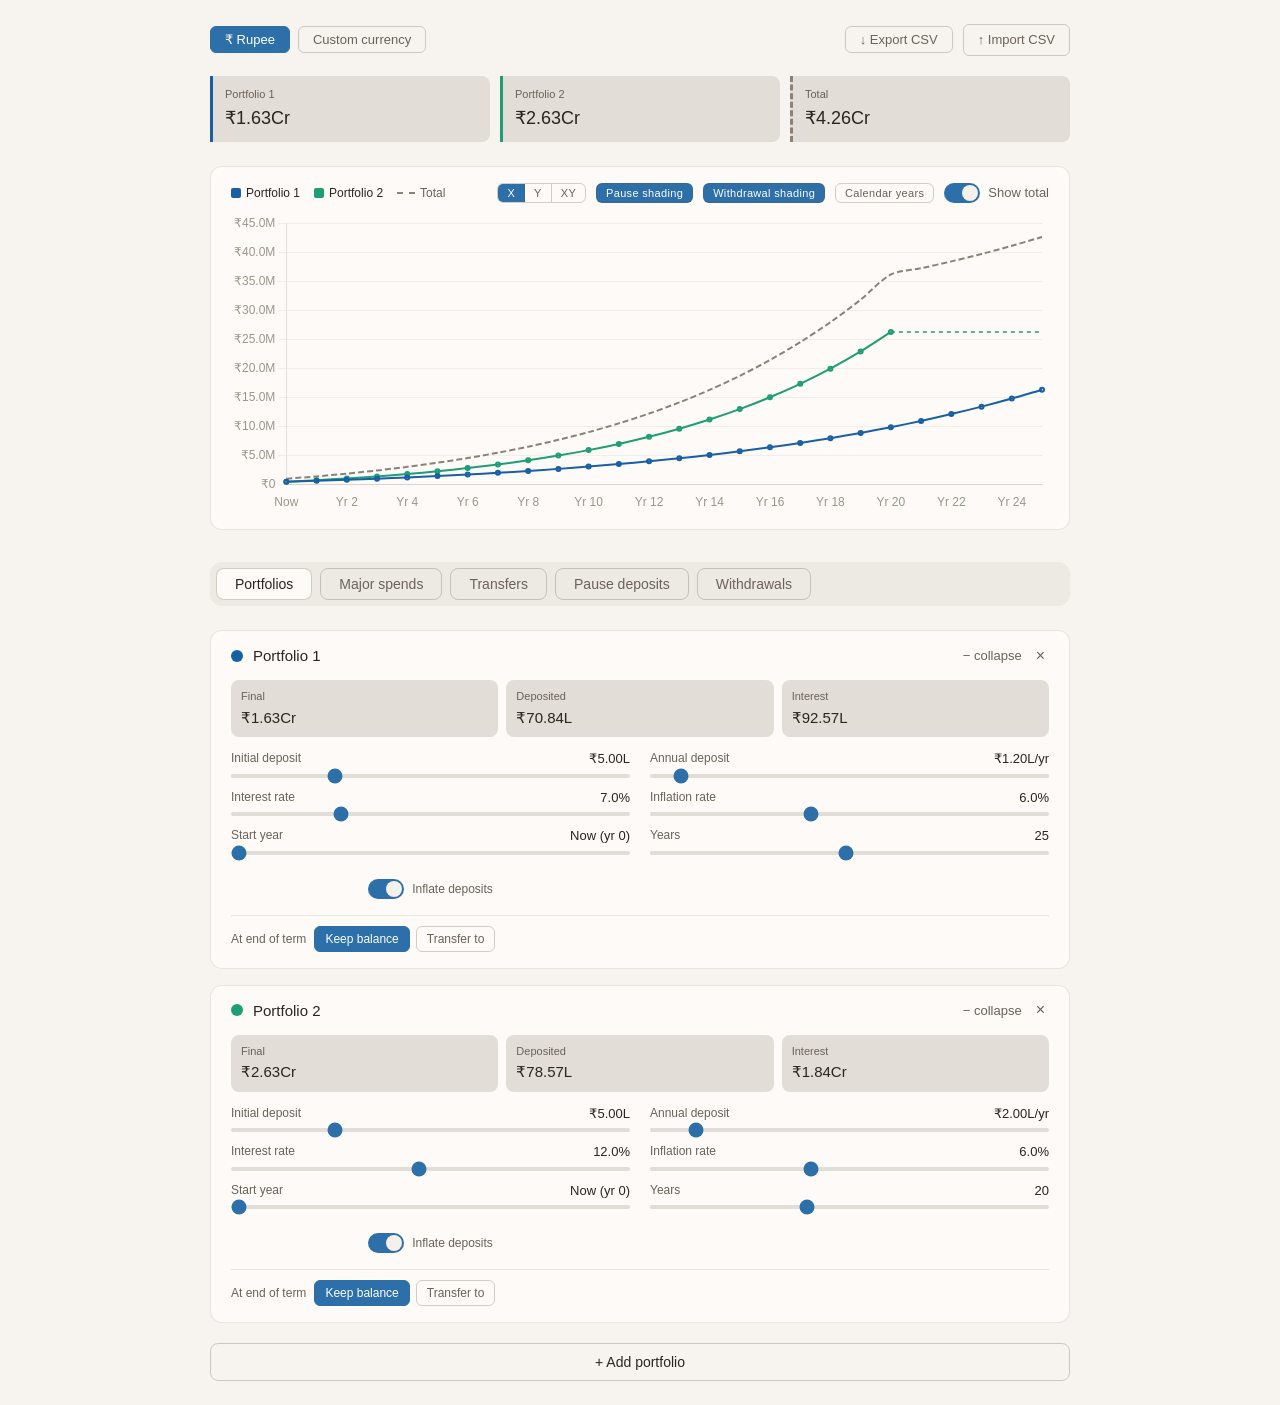
<file: site/index.html>
<!DOCTYPE html>
<html lang="en">
<head>
  <meta charset="UTF-8" />
  <meta name="viewport" content="width=device-width, initial-scale=1.0" />
  <title>Multi-Portfolio Compound Interest Calculator</title>

  <!--
    ═══════════════════════════════════════════════════════════════
    STYLESHEET
    All visual styling, colour palette, and responsive rules.
    ═══════════════════════════════════════════════════════════════
  -->
  <link rel="stylesheet" href="styles.css" />
</head>
<body>

<!-- ═══════════════════════════════════════════════════════════════
     APP SHELL
     Single max-width container centred on the page.
     ═══════════════════════════════════════════════════════════════ -->
<div class="app-container">

  <!-- ───────────────────────────────────────────────────────────
       TOP BAR
       Currency controls (left) + CSV export / import (right).
       The custom-currency fields (#conv-wrap) are hidden until
       the user clicks "Custom currency".
       ─────────────────────────────────────────────────────────── -->
  <div class="top-bar">

    <!-- Currency selection -->
    <div class="currency-controls">
      <button class="cur-btn active" id="cur-inr"   onclick="setCurrency('INR')">₹ Rupee</button>
      <button class="cur-btn"        id="cur-other" onclick="setCurrency('OTHER')">Custom currency</button>
    </div>

    <!-- Custom currency conversion inputs (hidden by default) -->
    <div id="conv-wrap" class="conversion-wrap" style="display:none;">
      <span class="muted-label">₹1 =</span>
      <!-- Conversion ratio: divide 1 by the exchange rate, e.g. 1÷91≈0.011 for USD -->
      <input type="number" id="conv-rate" value="0.011" step="0.001" min="0.0001" oninput="renderAll()" />
      <!-- Currency symbol displayed before all formatted values -->
      <input type="text"   id="conv-sym"  value="$" oninput="renderAll()" placeholder="symbol" />
      <span class="hint-label">(e.g. 1÷91 ≈ 0.011 for USD)</span>
    </div>

    <!-- CSV export — downloads all state as a structured CSV file -->
    <button class="export-btn" onclick="exportCSV()" title="Download all data as CSV">
      ↓ Export CSV
    </button>

    <!-- CSV import — label wraps a hidden file input for styling -->
    <label class="import-btn" title="Restore from a previously exported CSV">
      ↑ Import CSV
      <input type="file" id="csv-file-input" accept=".csv" style="display:none;" onchange="importCSV(this)" />
    </label>

    <!-- Status message shown briefly after import (success or error) -->
    <div id="import-status" class="import-status" style="display:none;"></div>
  </div>

  <!-- ───────────────────────────────────────────────────────────
       SUMMARY ROW
       One stat card per portfolio showing the final balance.
       Populated dynamically by updateSummary() in app.js.
       ─────────────────────────────────────────────────────────── -->
  <div id="summary-grid" class="summary-grid"></div>

  <!-- ───────────────────────────────────────────────────────────
       CHART CARD
       Line chart (Chart.js canvas) with controls:
         • Legend — colour-coded portfolio names + event markers
         • Zoom axis buttons — X / Y / XY scroll-wheel zoom mode
         • Pause / Withdrawal shading toggles
         • Reset zoom — appears only when chart is zoomed
         • Show total — dashed grey sum line toggle
       ─────────────────────────────────────────────────────────── -->
  <div class="chart-card">
    <div class="chart-header">

      <!-- Legend: populated by updateChart() in app.js -->
      <div id="legend" class="legend"></div>

      <div style="display:flex;align-items:center;gap:10px;flex-wrap:wrap;">

        <!-- Zoom axis selector: controls which axis scroll/pinch zooms -->
        <div class="zoom-mode-group" title="Scroll wheel / pinch zoom axis">
          <button class="zoom-mode-btn active" id="zm-x"  onclick="setZoomMode('x')">X</button>
          <button class="zoom-mode-btn"        id="zm-y"  onclick="setZoomMode('y')">Y</button>
          <button class="zoom-mode-btn"        id="zm-xy" onclick="setZoomMode('xy')">XY</button>
        </div>

        <!-- Pause shading toggle: shows/hides coloured boxes for deposit-pause periods -->
        <button class="zoom-mode-btn active" id="pause-highlight-btn"
                onclick="togglePauseHighlight()"
                title="Show/hide pause period shading on chart"
                style="border-radius:var(--radius-sm);border:0.5px solid var(--color-border-strong);">
          Pause shading
        </button>

        <!-- Withdrawal shading toggle: shows/hides coloured boxes for withdrawal periods -->
        <button class="zoom-mode-btn active" id="wd-highlight-btn"
                onclick="toggleWithdrawalHighlight()"
                title="Show/hide withdrawal period shading on chart"
                style="border-radius:var(--radius-sm);border:0.5px solid var(--color-border-strong);">
          Withdrawal shading
        </button>

        <!-- Base year toggle: switches X axis between "Yr N" and actual calendar years.
             The year input is hidden until the toggle is switched on. -->
        <button class="zoom-mode-btn" id="base-year-tog-btn"
                onclick="toggleBaseYear()"
                title="Show calendar years on X axis"
                style="border-radius:var(--radius-sm);border:0.5px solid var(--color-border-strong);">
          Calendar years
        </button>
        <div id="base-year-input-wrap" style="display:none;align-items:center;gap:5px;">
          <span class="muted-label" style="font-size:12px;white-space:nowrap;">Base year</span>
          <input type="number" id="base-year-input"
                 class="sinput" style="width:72px;padding:3px 6px;font-size:12px;"
                 min="1900" max="2200" oninput="setBaseYear()" />
        </div>

        <!-- Reset zoom: hidden until the user zooms or pans -->
        <button id="reset-zoom-btn" class="reset-zoom-btn"
                onclick="resetChartZoom()" style="display:none;"
                title="Reset zoom to full view">
          ↺ Reset zoom
        </button>

        <!-- Show total line toggle -->
        <div class="total-toggle">
          <label class="tog">
            <input type="checkbox" id="total-tog" checked onchange="renderAll()" />
            <span class="tog-track"></span><span class="tog-thumb"></span>
          </label>
          <span class="muted-label">Show total</span>
        </div>

      </div>
    </div>

    <!-- Chart canvas — Chart.js renders into this element -->
    <div class="chart-wrapper">
      <canvas id="mainChart"></canvas>
    </div>
  </div>

  <!-- ───────────────────────────────────────────────────────────
       TAB BAR
       Switches between the five content panels below.
       switchTab() in app.js shows/hides the matching panel.
       ─────────────────────────────────────────────────────────── -->
  <div class="tab-bar">
    <button class="tab-btn active" id="tab-portfolios"  onclick="switchTab('portfolios')">Portfolios</button>
    <button class="tab-btn"        id="tab-spends"      onclick="switchTab('spends')">Major spends</button>
    <button class="tab-btn"        id="tab-transfers"   onclick="switchTab('transfers')">Transfers</button>
    <button class="tab-btn"        id="tab-pauses"      onclick="switchTab('pauses')">Pause deposits</button>
    <button class="tab-btn"        id="tab-withdrawals" onclick="switchTab('withdrawals')">Withdrawals</button>
  </div>

  <!-- ═══════════════════════════════════════════════════════════
       PANEL: PORTFOLIOS
       Portfolio cards are injected here by addPortfolio() /
       renderPortfolioCard() in app.js. Each card gets an id of
       "pf-{id}" so renderPortfolioCard() can find and update it.
       ═══════════════════════════════════════════════════════════ -->
  <div id="panel-portfolios">
    <div id="pf-container"></div>
    <button class="add-btn" onclick="addPortfolio()">+ Add portfolio</button>
  </div>

  <!-- ═══════════════════════════════════════════════════════════
       PANEL: MAJOR SPENDS
       Saved spend events are listed in #spends-list (rendered by
       renderSpendEvents()). The add-form below builds per-portfolio
       amount inputs dynamically into #sp-pf-amounts.
       ═══════════════════════════════════════════════════════════ -->
  <div id="panel-spends" style="display:none;">

    <!-- Existing spend events list (rendered dynamically) -->
    <div id="spends-list"></div>

    <!-- Add spend form -->
    <div class="pf-card">
      <p class="section-title">Add spend event</p>
      <div class="spend-form-grid">
        <div>
          <!-- Global year on the shared timeline -->
          <p class="field-label">Year</p>
          <input type="number" id="sp-yr"  class="sinput" placeholder="e.g. 5" min="1" max="50" />
        </div>
        <div>
          <p class="field-label">Label</p>
          <input type="text"   id="sp-lbl" class="sinput" placeholder="e.g. Buy car" />
        </div>
      </div>
      <!-- Per-portfolio amount inputs injected by renderSpendAmounts() -->
      <p class="field-label">Amount per portfolio <span class="hint-label">(leave blank to skip)</span></p>
      <div id="sp-pf-amounts"></div>
      <button class="add-btn" onclick="addSpend()">+ Add spend event</button>
    </div>
  </div>

  <!-- ═══════════════════════════════════════════════════════════
       PANEL: TRANSFERS
       Move an amount from one portfolio to another at a given
       global year. Both dropdown selects are populated by
       refreshTransferSelects() whenever portfolios change.
       ═══════════════════════════════════════════════════════════ -->
  <div id="panel-transfers" style="display:none;">

    <!-- Existing transfers list (rendered dynamically) -->
    <div id="transfers-list"></div>

    <!-- Add transfer form -->
    <div class="pf-card">
      <p class="section-title">Add transfer</p>
      <div class="transfer-form-grid">
        <div>
          <!-- Global year the money moves between portfolios -->
          <p class="field-label">Year</p>
          <input type="number" id="tr-yr"  class="sinput" placeholder="e.g. 10" min="1" max="50" />
        </div>
        <div>
          <!-- Amount to move (stored in base rupee value) -->
          <p class="field-label">Amount</p>
          <input type="number" id="tr-amt" class="sinput" placeholder="e.g. 500000" min="1" />
        </div>
        <div>
          <!-- Source portfolio — populated by refreshTransferSelects() -->
          <p class="field-label">From portfolio</p>
          <select id="tr-from" class="sinput"></select>
        </div>
        <div>
          <!-- Destination portfolio — populated by refreshTransferSelects() -->
          <p class="field-label">To portfolio</p>
          <select id="tr-to" class="sinput"></select>
        </div>
        <div style="grid-column: 1 / -1;">
          <p class="field-label">Label <span class="hint-label">(optional)</span></p>
          <input type="text" id="tr-lbl" class="sinput"
                 placeholder="e.g. Rebalance to equity" style="width:100%;" />
        </div>
      </div>
      <button class="add-btn" onclick="addTransfer()" style="margin-top:10px;">+ Add transfer</button>
    </div>
  </div>

  <!-- ═══════════════════════════════════════════════════════════
       PANEL: PAUSE DEPOSITS
       Pause the annual deposit for a portfolio during a range of
       global years. Compounding still runs; only the deposit is
       skipped. Supports: "3-6, 8, 10-12" and open-ended "27-I"
       (I = infinity — pauses from year 27 to end of timeline).
       ═══════════════════════════════════════════════════════════ -->
  <div id="panel-pauses" style="display:none;">

    <!-- Existing pause periods list (rendered dynamically) -->
    <div id="pauses-list"></div>

    <!-- Add pause form -->
    <div class="pf-card">
      <p class="section-title">Pause deposits for a portfolio</p>
      <p class="hint-label" style="margin-bottom:12px;">
        Enter <strong>global</strong> years (same timeline as the chart).
        Compounding continues during a pause — only the annual deposit is skipped.
        Use <strong>N-I</strong> (e.g. <strong>27-I</strong>) to pause from year N to infinity.
      </p>
      <div class="transfer-form-grid">
        <div>
          <!-- Portfolio whose deposits are paused — populated by refreshPauseSelect() -->
          <p class="field-label">Portfolio</p>
          <select id="pa-pf" class="sinput" style="width:100%;"></select>
        </div>
        <div>
          <!-- Year range input: supports "3-6, 8, 10-12" and open-ended "27-I" syntax -->
          <!-- previewPauseYears() parses on input and shows a live preview -->
          <p class="field-label">Years to pause</p>
          <input type="text" id="pa-years" class="sinput"
                 placeholder="e.g. 3-6, 8, 27-I" style="width:100%;"
                 oninput="previewPauseYears()" />
        </div>
        <div style="grid-column: 1 / -1;">
          <p class="field-label">Label <span class="hint-label">(optional)</span></p>
          <input type="text" id="pa-lbl" class="sinput"
                 placeholder="e.g. Career break" style="width:100%;" />
        </div>
      </div>
      <!-- Live parse preview: shows which years will be paused, or an error message -->
      <p id="pa-parse-preview" class="hint-label" style="margin-top:6px;min-height:16px;"></p>
      <button class="add-btn" onclick="addPause()" style="margin-top:8px;">+ Add pause</button>
    </div>
  </div>

  <!-- ═══════════════════════════════════════════════════════════
       PANEL: WITHDRAWALS
       A recurring annual withdrawal from a portfolio over a
       global year range. The amount can be inflation-adjusted
       each year to preserve real purchasing power.
       ═══════════════════════════════════════════════════════════ -->
  <div id="panel-withdrawals" style="display:none;">

    <!-- Existing withdrawal plans list (rendered dynamically) -->
    <div id="withdrawals-list"></div>

    <!-- Add withdrawal form -->
    <div class="pf-card">
      <p class="section-title">Add continuous withdrawal</p>
      <p class="hint-label" style="margin-bottom:12px;">
        A fixed annual amount withdrawn from a portfolio each year over a range.
        Optionally inflated each year to preserve purchasing power.
      </p>
      <div class="transfer-form-grid">
        <div>
          <!-- Portfolio to withdraw from — populated by refreshWithdrawalSelect() -->
          <p class="field-label">Portfolio</p>
          <select id="wd-pf" class="sinput" style="width:100%;"></select>
        </div>
        <div>
          <p class="field-label">Label <span class="hint-label">(optional)</span></p>
          <input type="text" id="wd-lbl" class="sinput"
                 placeholder="e.g. Living expenses" style="width:100%;" />
        </div>
        <div>
          <!-- Global year withdrawals begin -->
          <p class="field-label">Start year (global)</p>
          <input type="number" id="wd-start" class="sinput"
                 placeholder="e.g. 10" min="0" max="99" style="width:100%;" />
        </div>
        <div>
          <!-- Global year withdrawals end (inclusive) -->
          <p class="field-label">End year (global)</p>
          <input type="number" id="wd-end" class="sinput"
                 placeholder="e.g. 30" min="0" max="99" style="width:100%;" />
        </div>
        <div>
          <!-- Base annual withdrawal in rupees (or current display currency) -->
          <p class="field-label">Annual withdrawal amount</p>
          <input type="number" id="wd-amount" class="sinput"
                 placeholder="e.g. 600000" min="1" style="width:100%;" />
        </div>
        <div>
          <!-- Inflation rate applied to the withdrawal when the toggle is on -->
          <p class="field-label">Inflation rate (%) <span class="hint-label">(if adjusting)</span></p>
          <input type="number" id="wd-infrate" class="sinput"
                 placeholder="e.g. 6" min="0" max="30" step="0.5" style="width:100%;" />
        </div>
        <div style="grid-column: 1 / -1; display:flex; align-items:center; gap:10px; padding-top:4px;">
          <!-- Toggle: when on, withdrawal grows by the inflation rate each year -->
          <label class="tog">
            <input type="checkbox" id="wd-inflate" checked />
            <span class="tog-track"></span><span class="tog-thumb"></span>
          </label>
          <span class="muted-label">Adjust withdrawal amount for inflation each year</span>
        </div>
      </div>
      <button class="add-btn" onclick="addWithdrawal()" style="margin-top:10px;">+ Add withdrawal plan</button>
    </div>
  </div>

</div><!-- end .app-container -->

<!-- ═══════════════════════════════════════════════════════════════
     DEPENDENCIES (load order matters)
     1. Chart.js          — core charting library
     2. annotation plugin — vertical lines & box overlays on chart
     3. Hammer.js         — touch gesture support (required by zoom)
     4. zoom plugin       — scroll/pinch/drag zoom & pan on chart
     5. app.js            — all application logic (must be last)

     Download each file and place it in the same folder as this
     index.html. See README.md for the exact download URLs.
     ═══════════════════════════════════════════════════════════════ -->
<script src="deplib/chart.umd.js"></script>
<script src="deplib/chartjs-plugin-annotation.min.js"></script>
<script src="deplib/hammer.min.js"></script>
<script src="deplib/chartjs-plugin-zoom.min.js"></script>
<script src="app.js"></script>

</body>
</html>
</file>
<file: site/styles.css>
/*
 * styles.css — Multi-Portfolio Compound Interest Calculator
 * ─────────────────────────────────────────────────────────
 * Table of contents
 *   1. Reset & base
 *   2. CSS custom properties (light mode)
 *   3. Dark mode overrides
 *   4. Body & app shell
 *   5. Top bar (currency + export/import)
 *   6. Summary row
 *   7. Chart card
 *   8.   Chart legend markers
 *   9.   Chart controls (zoom axis, shading toggles, reset zoom)
 *  10. Tab bar
 *  11. Portfolio cards
 *  12.   Inline editable value (click-to-type on sliders)
 *  13. Event cards (spends, transfers, pauses, withdrawals)
 *  14.   Pills (portfolio colour badges inside event cards)
 *  15. Spend form
 *  16. Transfer / Pause / Withdrawal form (shared grid)
 *  17. Buttons (add, icon, collapse, currency, export, import)
 *  18. Import status feedback
 *  19. Form inputs (range slider, text/number sinput)
 *  20. Toggle switch
 *  21. Utility classes
 */


/* ─────────────────────────────────────────────────────────────────
   1. RESET & BASE
   Zero out browser default margins/padding; enforce border-box
   sizing on every element so widths include padding & borders.
   ───────────────────────────────────────────────────────────────── */
*, *::before, *::after { box-sizing: border-box; margin: 0; padding: 0; }


/* ─────────────────────────────────────────────────────────────────
   2. CSS CUSTOM PROPERTIES — LIGHT MODE
   Warm linen palette: no pure whites anywhere.
   Four background tiers create visual depth:
     bg          — page background (lightest, warmest)
     bg-card     — card surfaces, floats above the page
     bg-secondary— recessed surfaces (tab bars, hover states)
     bg-tertiary — deeply recessed (stat cards, inputs, slider track)
   ───────────────────────────────────────────────────────────────── */
:root {
  --color-bg:            #f7f4f0;   /* warm linen — page background       */
  --color-bg-card:       #fdfaf7;   /* barely-there cream — card surface   */
  --color-bg-secondary:  #ede9e3;   /* warm sand — recessed surfaces       */
  --color-bg-tertiary:   #e2ddd6;   /* muted clay — inputs, stat cards     */

  --color-border:        rgba(100, 88, 70, 0.13);  /* soft warm hairline   */
  --color-border-strong: rgba(100, 88, 70, 0.28);  /* visible border       */

  --color-text:           #2a2520;  /* warm near-black                     */
  --color-text-secondary: #6b6259;  /* muted brown-grey                    */
  --color-text-hint:      #9e958a;  /* placeholder / hint text             */

  --color-accent: #2d6fa8;          /* blue — interactive elements         */
  --color-total:  #8a8278;          /* grey — total line & dashes          */

  /* Corner radii — used consistently across all components */
  --radius-sm: 6px;
  --radius-md: 8px;
  --radius-lg: 12px;
}


/* ─────────────────────────────────────────────────────────────────
   3. DARK MODE OVERRIDES
   Follows the same warm-brown palette but inverted:
   dark surfaces use brown-tinted darks, not cold greys.
   ───────────────────────────────────────────────────────────────── */
@media (prefers-color-scheme: dark) {
  :root {
    --color-bg:            #1e1c19;
    --color-bg-card:       #252320;
    --color-bg-secondary:  #2e2b27;
    --color-bg-tertiary:   #38342f;

    --color-border:        rgba(255, 245, 230, 0.09);
    --color-border-strong: rgba(255, 245, 230, 0.22);

    --color-text:           #ede8e1;
    --color-text-secondary: #a89f94;
    --color-text-hint:      #6e6560;

    --color-accent: #5b9fd6;   /* lighter blue for dark backgrounds */
    --color-total:  #9e9890;
  }
}


/* ─────────────────────────────────────────────────────────────────
   4. BODY & APP SHELL
   System font stack, warm background, generous line-height.
   .app-container caps width and centres the layout.
   ───────────────────────────────────────────────────────────────── */
body {
  font-family: -apple-system, BlinkMacSystemFont, "Segoe UI", Roboto, sans-serif;
  background: var(--color-bg);
  color: var(--color-text);
  font-size: 15px;
  line-height: 1.5;
  padding: 1.5rem;
}

.app-container { max-width: 860px; margin: 0 auto; }


/* ─────────────────────────────────────────────────────────────────
   5. TOP BAR — currency controls + CSV export / import
   Flex row that wraps on narrow screens. The custom-currency
   conversion inputs (.conversion-wrap) are hidden by default and
   shown via JS when "Custom currency" is selected.
   ───────────────────────────────────────────────────────────────── */
.top-bar {
  display: flex;
  align-items: center;
  flex-wrap: wrap;
  gap: 10px;
  margin-bottom: 1.25rem;
}
.currency-controls { display: flex; gap: 8px; }

.conversion-wrap {
  display: flex;
  align-items: center;
  gap: 8px;
  flex-wrap: wrap;
}
.conversion-wrap input[type="number"] { width: 90px; }  /* rate input     */
.conversion-wrap input[type="text"]   { width: 48px; }  /* symbol input   */


/* ─────────────────────────────────────────────────────────────────
   6. SUMMARY ROW
   Auto-fit grid of stat cards, one per portfolio + optional Total.
   Each card gets a left-border colour accent matching its portfolio.
   ───────────────────────────────────────────────────────────────── */
.summary-grid {
  display: grid;
  grid-template-columns: repeat(auto-fit, minmax(120px, 1fr));
  gap: 10px;
  margin-bottom: 1.5rem;
}
.summary-card {
  background: var(--color-bg-tertiary);
  border-radius: var(--radius-md);
  padding: 10px 12px;
  border-left: 3px solid transparent;  /* overridden inline per portfolio */
}
/* The Total card uses a dashed border to match the dashed chart line */
.summary-card.total {
  border-left: 3px dashed var(--color-total);
  border-radius: 0 var(--radius-md) var(--radius-md) 0;
}
.summary-label { font-size: 11px; color: var(--color-text-secondary); margin-bottom: 3px; }
.summary-val   { font-size: 18px; font-weight: 500; color: var(--color-text); }


/* ─────────────────────────────────────────────────────────────────
   7. CHART CARD
   The card wrapping the Chart.js canvas and its header controls.
   .chart-wrapper sets the fixed pixel height the canvas fills.
   ───────────────────────────────────────────────────────────────── */
.chart-card {
  background: var(--color-bg-card);
  border: 0.5px solid var(--color-border);
  border-radius: var(--radius-lg);
  padding: 1rem 1.25rem;
  margin-bottom: 2rem;
}
.chart-header {
  display: flex;
  align-items: center;
  justify-content: space-between;
  flex-wrap: wrap;
  gap: 10px;
  margin-bottom: 10px;
}
.legend      { display: flex; gap: 14px; font-size: 12px; flex-wrap: wrap; }
.legend-item { display: flex; align-items: center; gap: 5px; color: var(--color-text); font-size: 12px; }
.total-toggle { display: flex; align-items: center; gap: 8px; }
.chart-wrapper { position: relative; width: 100%; height: 300px; }


/* ─────────────────────────────────────────────────────────────────
   8. CHART LEGEND MARKERS
   Small inline shapes in the legend row that represent each
   event type visually without relying on chart canvas space.
   ───────────────────────────────────────────────────────────────── */

/* Solid colour square — one per portfolio (colour set inline) */
.legend-dot  { width: 10px; height: 10px; border-radius: 2px; display: inline-block; flex-shrink: 0; }

/* Dashed horizontal line — represents the Total line */
.legend-dash { width: 18px; border-top: 2px dashed var(--color-total); display: inline-block; }

/* Thin vertical bar — represents spend event markers on the chart */
.legend-spend-marker {
  width: 2px; height: 12px;
  background: #D85A30;
  display: inline-block; border-radius: 1px; flex-shrink: 0;
}

/* Dashed rectangle — represents pause period shading on the chart */
.legend-pause-marker {
  width: 12px; height: 10px;
  background: rgba(127, 119, 221, 0.18);
  border: 1px dashed rgba(127, 119, 221, 0.55);
  border-radius: 2px; display: inline-block; flex-shrink: 0;
}

/* Dashed rectangle (green tint) — represents withdrawal period shading */
.legend-withdrawal-marker {
  width: 12px; height: 10px;
  background: rgba(29, 158, 117, 0.12);
  border: 1.5px dashed rgba(29, 158, 117, 0.6);
  border-radius: 2px; display: inline-block; flex-shrink: 0;
}


/* ─────────────────────────────────────────────────────────────────
   9. CHART CONTROLS — zoom axis, shading toggles, reset zoom
   All use the shared .zoom-mode-btn style. Active state = accent
   blue fill. .zoom-mode-group wraps the X/Y/XY trio into a
   visually connected segmented control.
   ───────────────────────────────────────────────────────────────── */

/* Reset zoom — hidden until the user zooms or pans */
.reset-zoom-btn {
  padding: 4px 10px;
  font-size: 12px;
  cursor: pointer;
  border-radius: var(--radius-sm);
  border: 0.5px solid var(--color-border-strong);
  background: transparent;
  color: var(--color-text-secondary);
  transition: all 0.15s;
  white-space: nowrap;
}
.reset-zoom-btn:hover {
  background: var(--color-bg-secondary);
  color: var(--color-accent);
  border-color: var(--color-accent);
}

/* Segmented control container for X / Y / XY buttons */
.zoom-mode-group {
  display: flex;
  border: 0.5px solid var(--color-border-strong);
  border-radius: var(--radius-sm);
  overflow: hidden;
}

/* Individual segment or standalone toggle button */
.zoom-mode-btn {
  padding: 3px 9px;
  font-size: 11px;
  font-weight: 500;
  cursor: pointer;
  border: none;
  border-right: 0.5px solid var(--color-border-strong);
  background: transparent;
  color: var(--color-text-secondary);
  transition: all 0.15s;
  letter-spacing: 0.03em;
}
.zoom-mode-btn:last-child { border-right: none; }
.zoom-mode-btn:hover { background: var(--color-bg-secondary); color: var(--color-text); }

/* Active state: filled with accent blue */
.zoom-mode-btn.active {
  background: var(--color-accent);
  color: #fff;
}


/* ─────────────────────────────────────────────────────────────────
   10. TAB BAR
   Five tabs switching between content panels. The active tab gets
   the card background so it appears to "lift" off the tab bar.
   ───────────────────────────────────────────────────────────────── */
.tab-bar {
  display: flex;
  gap: 8px;
  margin-bottom: 1.5rem;
  background: var(--color-bg-secondary);
  padding: 6px;
  border-radius: var(--radius-lg);
  flex-wrap: wrap;
}
.tab-btn {
  padding: 7px 18px;
  font-size: 14px;
  cursor: pointer;
  border-radius: var(--radius-md);
  border: 0.5px solid var(--color-border-strong);
  background: transparent;
  color: var(--color-text-secondary);
  transition: all 0.15s;
}
.tab-btn.active {
  background: var(--color-bg-card);
  color: var(--color-text);
  font-weight: 500;
  border-color: var(--color-border-strong);
}
.tab-btn:hover:not(.active) { color: var(--color-text); }


/* ─────────────────────────────────────────────────────────────────
   11. PORTFOLIO CARDS
   Each portfolio is a .pf-card injected into #pf-container.
   Inside: a header row, three stat cells, and a sliders grid.
   ───────────────────────────────────────────────────────────────── */
.pf-card {
  background: var(--color-bg-card);
  border: 0.5px solid var(--color-border);
  border-radius: var(--radius-lg);
  padding: 1rem 1.25rem;
  margin-bottom: 1rem;
}
/* Header: colour dot + editable name + collapse/remove buttons */
.pf-header { display: flex; align-items: center; gap: 10px; margin-bottom: 1rem; }
.pf-dot    { width: 12px; height: 12px; border-radius: 50%; flex-shrink: 0; }

/* Name is a bare input — looks like plain text until focused */
.pf-name {
  font-size: 15px; font-weight: 500; color: var(--color-text);
  border: none; background: transparent; outline: none;
  flex: 1; min-width: 0;
}
.pf-name:focus { border-bottom: 1px solid var(--color-border-strong); }

/* Three stat cells: Final / Deposited / Interest */
.pf-stats-grid {
  display: grid;
  grid-template-columns: repeat(3, minmax(0, 1fr));
  gap: 8px;
}
.pf-stat-card  { background: var(--color-bg-tertiary); border-radius: var(--radius-md); padding: 8px 10px; }
.pf-stat-label { font-size: 11px; color: var(--color-text-secondary); margin-bottom: 2px; }
.pf-stat-val   { font-size: 15px; font-weight: 500; color: var(--color-text); }

/* Two-column grid for the six parameter sliders */
.pf-sliders { display: grid; grid-template-columns: 1fr 1fr; gap: 10px 20px; margin-top: 12px; }
.pf-row     { display: flex; flex-direction: column; gap: 4px; }
.pf-row-label {
  font-size: 12px; color: var(--color-text-secondary);
  display: flex; justify-content: space-between;
}


/* ─────────────────────────────────────────────────────────────────
   12. INLINE EDITABLE VALUE
   The value label next to each slider is clickable (.pf-row-val).
   Clicking replaces it with an <input> (.pf-row-val-input) that
   commits on Enter/blur and reverts on Escape.
   ───────────────────────────────────────────────────────────────── */
.pf-row-val {
  font-size: 13px; font-weight: 500; color: var(--color-text);
  cursor: pointer;
  border-bottom: 1px dashed transparent;
  transition: border-color 0.15s;
  user-select: none;
}
.pf-row-val:hover {
  border-bottom-color: var(--color-border-strong);
  color: var(--color-accent);
}
.pf-row-val-input {
  font-size: 13px; font-weight: 500; color: var(--color-text);
  background: var(--color-bg-tertiary);
  border: 1px solid var(--color-accent);
  border-radius: var(--radius-sm);
  padding: 1px 5px; width: 90px; text-align: right; outline: none;
}


/* ─────────────────────────────────────────────────────────────────
   13. EVENT CARDS — spends, transfers, pauses, withdrawals
   Shared card style used in all four event lists.
   ───────────────────────────────────────────────────────────────── */
.event-card {
  background: var(--color-bg-card);
  border: 0.5px solid var(--color-border);
  border-radius: var(--radius-md);
  padding: 10px 14px;
  margin-bottom: 10px;
}
.event-header {
  display: flex; align-items: flex-start;
  justify-content: space-between; gap: 10px; margin-bottom: 8px;
}
.event-title { font-size: 14px; font-weight: 500; color: var(--color-text); margin-bottom: 2px; }
.event-year  { font-size: 12px; color: var(--color-text-secondary); }

/* Editable title input inside a spend event card */
.event-title-input {
  font-weight: 500; font-size: 13px; width: 100%;
  background: transparent; border-color: transparent;
  padding: 2px 4px; margin-bottom: 2px;
}
.event-title-input:hover { border-color: var(--color-border); }
.event-title-input:focus { border-color: var(--color-accent); background: var(--color-bg-secondary); }


/* ─────────────────────────────────────────────────────────────────
   14. PILLS — portfolio colour badges inside event cards
   Each pill shows a coloured dot + portfolio name + amount.
   Background is the portfolio's hex colour at ~12% opacity (set
   inline in JS). Transfer cards also use a plain text arrow.
   ───────────────────────────────────────────────────────────────── */
.pills-row  { display: flex; gap: 6px; flex-wrap: wrap; align-items: center; }
.pf-pill    { display: flex; align-items: center; gap: 6px; padding: 4px 10px; border-radius: 20px; font-size: 12px; font-weight: 500; }
.pf-pill-dot { width: 8px; height: 8px; border-radius: 50%; display: inline-block; flex-shrink: 0; }
.transfer-arrow { font-size: 16px; color: var(--color-text-secondary); }


/* ─────────────────────────────────────────────────────────────────
   15. SPEND FORM
   Two-column grid: year (narrow) + label (fills remaining space).
   Per-portfolio amount rows are injected by renderSpendAmounts().
   ───────────────────────────────────────────────────────────────── */
.spend-form-grid {
  display: grid; grid-template-columns: 80px 1fr;
  gap: 10px; margin-bottom: 12px;
}
.spend-form-grid input { width: 100%; }

/* Amount row per portfolio: dot + name + currency symbol + input */
.pf-amount-row { display: flex; align-items: center; gap: 8px; margin-bottom: 6px; }
.pf-amount-row .pf-amount-name { font-size: 13px; color: var(--color-text); min-width: 100px; flex: 1; }
.pf-amount-row input { width: 110px; text-align: right; }


/* ─────────────────────────────────────────────────────────────────
   16. TRANSFER / PAUSE / WITHDRAWAL FORM GRID
   Shared two-column responsive grid used by three panels.
   Full-width fields use grid-column: 1 / -1 inline.
   Dropdowns get a custom chevron via background-image.
   ───────────────────────────────────────────────────────────────── */
.transfer-form-grid {
  display: grid; grid-template-columns: 1fr 1fr;
  gap: 10px 16px; margin-bottom: 4px;
}
.transfer-form-grid input,
.transfer-form-grid select { width: 100%; }

/* Custom dropdown arrow (no system appearance) */
select.sinput {
  appearance: none; -webkit-appearance: none;
  background-image: url("data:image/svg+xml,%3Csvg xmlns='http://www.w3.org/2000/svg' width='10' height='6'%3E%3Cpath d='M0 0l5 6 5-6z' fill='%239e958a'/%3E%3C/svg%3E");
  background-repeat: no-repeat;
  background-position: right 10px center;
  padding-right: 28px;
  cursor: pointer;
}


/* ─────────────────────────────────────────────────────────────────
   17. BUTTONS
   ───────────────────────────────────────────────────────────────── */

/* Full-width "add" button at the bottom of each panel/form */
.add-btn {
  width: 100%; padding: 10px; font-size: 14px; cursor: pointer;
  border-radius: var(--radius-md);
  border: 0.5px solid var(--color-border-strong);
  background: transparent; color: var(--color-text);
  transition: background 0.15s; margin-top: 4px;
}
.add-btn:hover { background: var(--color-bg-secondary); }

/* Small × remove button inside cards */
.icon-btn {
  border: none; background: none; cursor: pointer;
  color: var(--color-text-secondary); padding: 0 4px;
  font-size: 16px; line-height: 1;
}
.icon-btn:hover { color: var(--color-text); }

/* "− collapse / + expand" text button in portfolio card headers */
.collapse-btn {
  border: none; background: none; cursor: pointer;
  font-size: 13px; color: var(--color-text-secondary); padding: 0;
}
.collapse-btn:hover { color: var(--color-text); }

/* Currency toggle buttons (₹ Rupee / Custom currency) */
.cur-btn {
  padding: 5px 14px; font-size: 13px; cursor: pointer;
  border-radius: var(--radius-sm);
  border: 0.5px solid var(--color-border-strong);
  background: transparent; color: var(--color-text-secondary);
  transition: all 0.15s;
}
.cur-btn.active {
  background: var(--color-accent); color: #fff;
  border-color: var(--color-accent); font-weight: 500;
}

/* Export CSV button — pushed to the right via margin-left: auto */
.export-btn {
  margin-left: auto;
  padding: 5px 14px; font-size: 13px; cursor: pointer;
  border-radius: var(--radius-sm);
  border: 0.5px solid var(--color-border-strong);
  background: transparent; color: var(--color-text-secondary);
  transition: all 0.15s; white-space: nowrap;
}
.export-btn:hover { background: var(--color-bg-secondary); color: var(--color-text); }

/* Import CSV — a <label> styled as a button (wraps hidden file input) */
.import-btn {
  padding: 5px 14px; font-size: 13px; cursor: pointer;
  border-radius: var(--radius-sm);
  border: 0.5px solid var(--color-border-strong);
  background: transparent; color: var(--color-text-secondary);
  transition: all 0.15s; white-space: nowrap; user-select: none;
}
.import-btn:hover { background: var(--color-bg-secondary); color: var(--color-text); }


/* ─────────────────────────────────────────────────────────────────
   18. IMPORT STATUS FEEDBACK
   Brief message shown after a CSV import attempt.
   JS adds .success or .error class, then hides after 4 seconds.
   ───────────────────────────────────────────────────────────────── */
.import-status {
  font-size: 12px; padding: 4px 10px;
  border-radius: var(--radius-sm); white-space: nowrap;
}
.import-status.success {
  background: #e6f4ea; color: #1e6e38; border: 0.5px solid #a8d5b5;
}
.import-status.error {
  background: #fce8e8; color: #a32d2d; border: 0.5px solid #f09595;
}
@media (prefers-color-scheme: dark) {
  .import-status.success { background: #1a3325; color: #6fcf97; border-color: #2d5a40; }
  .import-status.error   { background: #3a1a1a; color: #f09595; border-color: #6b2c2c; }
}


/* ─────────────────────────────────────────────────────────────────
   19. FORM INPUTS — range slider + sinput (text/number/select)
   Range sliders use a custom track and thumb to match the warm
   palette. The thumb is accent blue; the track is bg-tertiary.
   .sinput is used for all text/number inputs and selects across
   every tab panel.
   ───────────────────────────────────────────────────────────────── */
input[type="range"] {
  width: 100%;
  accent-color: var(--color-accent);
  background: transparent;
}
/* Custom track — warm recessed trough */
input[type="range"]::-webkit-slider-runnable-track {
  height: 4px; border-radius: 2px; background: var(--color-bg-tertiary);
}
input[type="range"]::-moz-range-track {
  height: 4px; border-radius: 2px; background: var(--color-bg-tertiary);
}
/* Custom thumb — accent blue circle */
input[type="range"]::-webkit-slider-thumb {
  -webkit-appearance: none; width: 16px; height: 16px;
  border-radius: 50%; background: var(--color-accent);
  margin-top: -6px; cursor: pointer;
}
input[type="range"]::-moz-range-thumb {
  width: 16px; height: 16px; border-radius: 50%;
  border: none; background: var(--color-accent); cursor: pointer;
}

/* Standard text/number input used throughout the forms */
.sinput {
  padding: 6px 8px; font-size: 13px;
  border: 0.5px solid var(--color-border);
  border-radius: var(--radius-sm);
  background: var(--color-bg-tertiary);
  color: var(--color-text); outline: none;
}
.sinput:focus {
  border-color: var(--color-accent);
  background: var(--color-bg-secondary);
}


/* ─────────────────────────────────────────────────────────────────
   20. TOGGLE SWITCH
   Custom checkbox styled as a pill toggle. The hidden <input>
   controls state; .tog-track is the pill; .tog-thumb is the knob.
   Used for: inflate deposits, inflate withdrawal, show total,
             pause/withdrawal shading, total line.
   ───────────────────────────────────────────────────────────────── */
.tog { position: relative; width: 36px; height: 20px; flex-shrink: 0; display: inline-block; }
.tog input { opacity: 0; width: 0; height: 0; }  /* hidden — state only */

/* Pill background: grey when unchecked, accent when checked */
.tog-track {
  position: absolute; inset: 0; border-radius: 10px;
  cursor: pointer; transition: background 0.2s;
  background: #888780;  /* unchecked colour */
}
.tog input:checked + .tog-track { background: var(--color-accent); }

/* The circular knob — warm off-white instead of pure white */
.tog-thumb {
  position: absolute; top: 2px;
  width: 16px; height: 16px; border-radius: 50%;
  background: #f5f0ea;
  transition: transform 0.2s; pointer-events: none;
  transform: translateX(2px);   /* unchecked position */
}
.tog input:checked ~ .tog-thumb { transform: translateX(18px); }

/* Row that centres the inflate-deposits toggle in the sliders grid */
.inflate-toggle-row {
  display: flex; align-items: center; justify-content: center;
  gap: 8px; padding-top: 14px;
}

/* ─── Maturity action row ─────────────────────────────────────── */
/* Spans the full two-column slider grid */
.maturity-row {
  grid-column: 1 / -1;
  display: flex;
  align-items: center;
  flex-wrap: wrap;
  gap: 8px;
  padding-top: 10px;
  border-top: 0.5px solid var(--color-border);
  margin-top: 6px;
}
.maturity-options {
  display: flex;
  gap: 6px;
}
/* Pill-style radio button */
.maturity-opt {
  display: flex;
  align-items: center;
  gap: 5px;
  font-size: 12px;
  color: var(--color-text-secondary);
  cursor: pointer;
  padding: 3px 10px;
  border-radius: var(--radius-sm);
  border: 0.5px solid var(--color-border-strong);
  background: transparent;
  transition: all 0.15s;
  user-select: none;
}
.maturity-opt input[type="radio"] { display: none; }
.maturity-opt:hover { background: var(--color-bg-secondary); color: var(--color-text); }
.maturity-opt.active {
  background: var(--color-accent);
  color: #fff;
  border-color: var(--color-accent);
}
.maturity-target-select { flex-shrink: 0; }


/* ─────────────────────────────────────────────────────────────────
   21. UTILITY CLASSES
   Reusable type treatments applied across all panels.
   ───────────────────────────────────────────────────────────────── */
.muted-label   { font-size: 13px; color: var(--color-text-secondary); }  /* secondary text next to controls */
.hint-label    { font-size: 12px; color: var(--color-text-hint); }        /* placeholder hints, parenthetical notes */
.section-title { font-size: 13px; font-weight: 500; color: var(--color-text); margin-bottom: 12px; }  /* form card headings */
.field-label   { font-size: 12px; color: var(--color-text-secondary); margin-bottom: 4px; }           /* input labels */
.no-items      { font-size: 13px; color: var(--color-text-secondary); margin-bottom: 1rem; }           /* empty-state messages */
</file>
